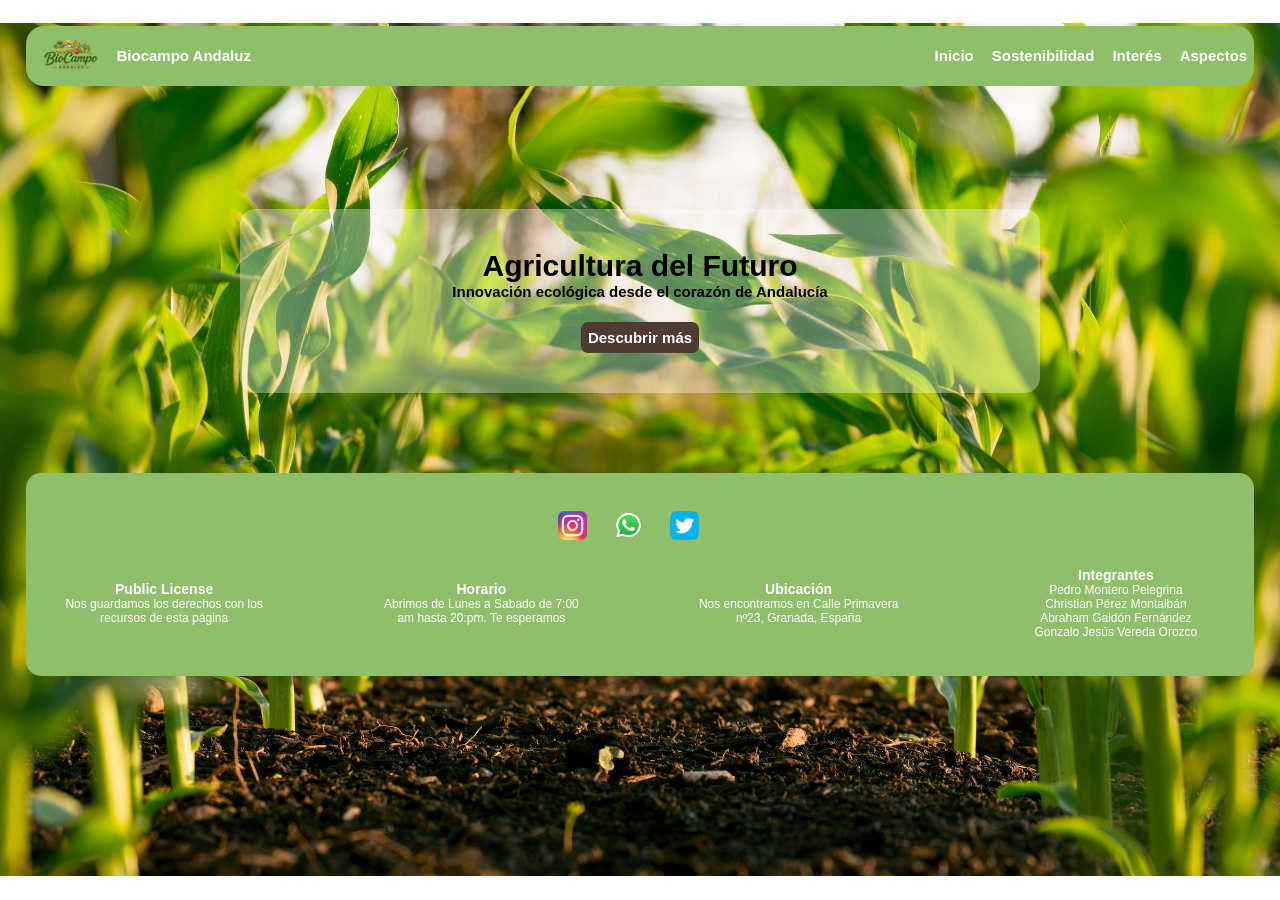
<file: index.html>
<!DOCTYPE html>
<html lang="en">

<head>
    <meta charset="UTF-8">
    <meta name="viewport" content="width=device-width, initial-scale=1.0">
    <title>Document</title>
    <link rel="icon" href="Recursos_Inicio/Logo_empresa.png">
    <link rel="stylesheet" href="Recursos_Inicio/style.css">
</head>

<body>
    <header id="Inicio">
        <nav>
            <div class="logo">
                <img src="Recursos_Inicio/Logo_empresa.png" alt="logo">
                <p>Biocampo Andaluz</p>
            </div>

            <ul class="menu">
                <li><a href="#Inicio">Inicio</a></li>
                <li><a href="sostenibilidad.html">Sostenibilidad</a></li>
                <li><a href="intereses.html">Interés</a></li>
                <li><a href="aspectos.html">Aspectos</a></li>
            </ul>
        </nav>

        <div class="container">
            <div class="Call-action">
                <h1>Agricultura del Futuro</h1>
                <p>Innovación ecológica desde el corazón de Andalucía</p>
                <div class="button-container">
                    <button><a href="intereses.html">Descubrir más</a></button>
                </div>
            </div>
        </div>
        </div>
    </header>
    <footer>
        <div class="footer-container">
            <div class="redes-sociales">
                <img src="Recursos_Inicio/Instagram.png" alt="logo_ig">
                <img src="Recursos_Inicio/WhatsApp_icon.png" alt="logo_wh">
                <img src="Recursos_Inicio/twiter.png" alt="tw_logo">
            </div>
            <div class="footer-items">
                <div class="item">
                    <h3>Public License</h3>
                    <p>Nos guardamos los derechos con los recursos de esta página</p>
                </div>

                <div class="item">
                    <h3>Horario</h3>
                    <p>Abrimos de Lunes a Sabado de 7:00 am hasta 20:pm. Te esperamos</p>
                </div>

                <div class="item">
                    <h3>Ubicación</h3>
                    <p>Nos encontramos en Calle Primavera nº23, Granada, España</p>
                </div>

                <div class="item">
                    <h3>Integrantes</h3>
                    <ul>
                        <li>Pedro Montero Pelegrina</li>
                        <li>Christian Pérez Montalbán</li>
                        <li>Abraham Galdón Fernández</li>
                        <li>Gonzalo Jesús Vereda Orozco</li>
                    </ul>
                </div>
            </div>
        </div>

    </footer>
</body>

</html>
</file>
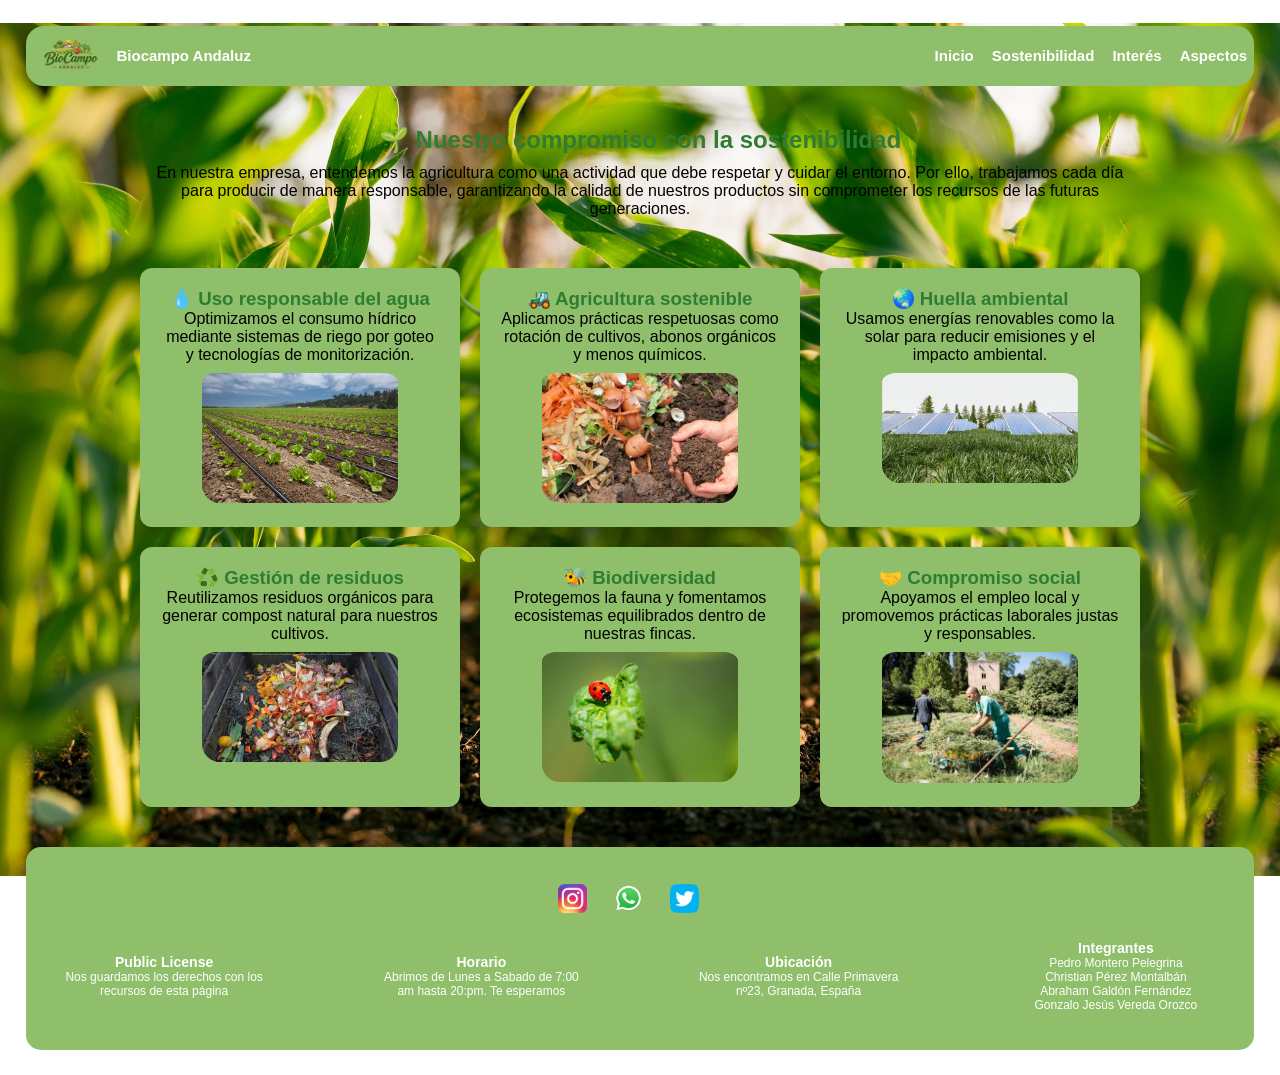
<file: sostenibilidad.html>
<!DOCTYPE html>
<html lang="en">

<head>
    <meta charset="UTF-8">
    <meta name="viewport" content="width=device-width, initial-scale=1.0">
    <title>Document</title>
    <link rel="icon" href="Recursos_sostenibilidad/Logo_empresa.png">
    <link rel="stylesheet" href="Recursos_sostenibilidad/stylesostenibilidad.css">
</head>

<body>
    <header id="Inicio">
        <nav>
            <div class="logo">
                <img src="Recursos_Inicio/Logo_empresa.png" alt="logo">
                <p>Biocampo Andaluz</p>
            </div>

            <ul class="menu">
                <li><a href="#Inicio">Inicio</a></li>
                <li><a href="sostenibilidad.html">Sostenibilidad</a></li>
                <li><a href="intereses.html">Interés</a></li>
                <li><a href="aspectos.html">Aspectos</a></li>
            </ul>
        </nav>
    </header>

    <div class="contenido">

        <div class="compromiso">
            <h2>🌱 Nuestro compromiso con la sostenibilidad</h2>
            <p>
                En nuestra empresa, entendemos la agricultura como una actividad que debe respetar y cuidar el entorno.
                Por ello, trabajamos cada día para producir de manera responsable, garantizando la calidad de nuestros
                productos sin comprometer los recursos de las futuras generaciones.
            </p>
        </div>

        <div class="grid">

            <div class="bloque">
                <h3>💧 Uso responsable del agua</h3>
                <p>Optimizamos el consumo hídrico mediante sistemas de riego por goteo y tecnologías de monitorización.
                </p>
                <img src="Recursos_sostenibilidad/goteo.jpg" alt="Cargando...">
            </div>

            <div class="bloque">
                <h3>🚜 Agricultura sostenible</h3>
                <p>Aplicamos prácticas respetuosas como rotación de cultivos, abonos orgánicos y menos químicos.</p>
                <img src="Recursos_sostenibilidad/Abonosorganicos.jpg" alt="Cargando...">
            </div>

            <div class="bloque">
                <h3>🌏 Huella ambiental</h3>
                <p>Usamos energías renovables como la solar para reducir emisiones y el impacto ambiental.</p>
                <img src="Recursos_sostenibilidad/placasbuena.jpg" alt="Cargando...">
            </div>

            <div class="bloque">
                <h3>♻️ Gestión de residuos</h3>
                <p>Reutilizamos residuos orgánicos para generar compost natural para nuestros cultivos.</p>
                <img src="Recursos_sostenibilidad/residuos.jpg" alt="Cargando...">
            </div>

            <div class="bloque">
                <h3>🐝 Biodiversidad</h3>
                <p>Protegemos la fauna y fomentamos ecosistemas equilibrados dentro de nuestras fincas.</p>
                <img src="Recursos_sostenibilidad/biodiversidad.jpg" alt="">
            </div>

            <div class="bloque">
                <h3>🤝 Compromiso social</h3>
                <p>Apoyamos el empleo local y promovemos prácticas laborales justas y responsables.</p>
                <img src="Recursos_sostenibilidad/empleolocal.jpg" alt="">
            </div>

        </div>

    </div>
    <footer>
        <div class="footer-container">
            <div class="redes-sociales">
                <img src="Recursos_Inicio/Instagram.png" alt="logo_ig">
                <img src="Recursos_Inicio/WhatsApp_icon.png" alt="logo_wh">
                <img src="Recursos_Inicio/twiter.png" alt="tw_logo">
            </div>
            <div class="footer-items">
                <div class="item">
                    <h3>Public License</h3>
                    <p>Nos guardamos los derechos con los recursos de esta página</p>
                </div>

                <div class="item">
                    <h3>Horario</h3>
                    <p>Abrimos de Lunes a Sabado de 7:00 am hasta 20:pm. Te esperamos</p>
                </div>

                <div class="item">
                    <h3>Ubicación</h3>
                    <p>Nos encontramos en Calle Primavera nº23, Granada, España</p>
                </div>

                <div class="item">
                    <h3>Integrantes</h3>
                    <ul>
                        <li>Pedro Montero Pelegrina</li>
                        <li>Christian Pérez Montalbán</li>
                        <li>Abraham Galdón Fernández</li>
                        <li>Gonzalo Jesús Vereda Orozco</li>
                    </ul>
                </div>
            </div>
        </div>

    </footer>



</body>

</html>
</file>
<file: Recursos_Inicio/style.css>
* {
    margin: 0;
    padding: 0;
    font-family: "Segoe UI", Roboto, sans-serif;
}


header {
    padding-top: 2%;
    padding-left: 2%;
    padding-right: 2%;
}

header nav {
    background-color: #8FBF6A;
    display: flex;
    justify-content: space-between;
    border-radius: 18px;
}

header nav .logo {
    display: flex;
    align-items: center;
    color: white;
    font-weight: bold;
    font-size: 15px;
}

header nav .logo img {
    width: 10%;
}

header nav .menu {
    display: flex;
    align-items: center;
    gap: 7%;
    list-style-type: none;
    padding-right: 5%;
}

header nav .menu a {
    color: white;
    text-decoration: none;
    font-weight: bold;
    font-size: 15px;
}

header nav .menu li {
    transition: 0.5s;
}

header nav .menu li:hover {
    transform: scale(1.1);
}

body {
    background-image: url(fondo.jpg);
    background-position: center;
    background-repeat: no-repeat;
    background-attachment: fixed;
    background-size: 100%;
}

header .container {
    padding-top: 10%;
    max-width: 800px;
    margin: 0 auto;
    transition: 0.5s;
    margin-bottom: 80px;
}

header .container:hover {
    transform: translateY(-10px);
}

header .container .Call-action {
    border-radius: 15px;
    background-color: rgba(255, 255, 255, 0.349);
    padding: 5%;
    text-align: center;
    color: black;
    font-weight: bold;
    font-size: 15px;
}

header .container .Call-action .button-container {
    padding-top: 3%;
}

header .container .Call-action .button-container button {
    background-color: #4e3b31;
    font-weight: bold;
    font-size: 15px;
    border-radius: 7px;
    padding: 1%;
    border: none;
    cursor: pointer;
}

header .container .Call-action .button-container button a{
    color: white;
    text-decoration: none;
}


footer {
    padding-left: 2%;
    padding-right: 2%;
    padding-bottom: 2%;
}

footer .footer-container{
    background-color: #8FBF6A;
    padding: 3.06%;
    border-radius: 15px;
}

footer .footer-container .redes-sociales {
    text-align: center;
    padding-bottom: 2%;
}

footer .footer-container .redes-sociales img {
    width: 2.5%;
    padding-right: 2%;
    transition: 0.5s;
}

footer .footer-container .redes-sociales img:hover {
    transform: scale(1.2);
}

footer .footer-container .footer-items {
    display: flex;
    gap: 10%;
    text-align: center;
    align-items: center;
}

footer .footer-container .footer-items .item {
    color: white;
    font-size: 12px;
    width: 20%;

}

footer .footer-container .footer-items .item ul li {
    list-style-type: none;
}
</file>
<file: Recursos_sostenibilidad/stylesostenibilidad.css>
* {
    margin: 0;
    padding: 0;
    font-family: "Segoe UI", Roboto, sans-serif;
}


header {
    padding-top: 2%;
    padding-left: 2%;
    padding-right: 2%;
}

header nav {
    background-color: #8FBF6A;
    display: flex;
    justify-content: space-between;
    border-radius: 18px;
}

header nav .logo {
    display: flex;
    align-items: center;
    color: white;
    font-weight: bold;
    font-size: 15px;
}

header nav .logo img {
    width: 10%;
}

header nav .menu {
    display: flex;
    align-items: center;
    gap: 7%;
    list-style-type: none;
    padding-right: 5%;
}

header nav .menu a {
    color: white;
    text-decoration: none;
    font-weight: bold;
    font-size: 15px;
}

header nav .menu li {
    transition: 0.5s;
}

header nav .menu li:hover {
    transform: scale(1.1);
}

body {
    background-image: url(fondo.jpg);
    background-position: center;
    background-repeat: no-repeat;
    background-attachment: fixed;
    background-size: 100%;
}

.contenido {
    max-width: 1000px;
    margin: auto;
    padding: 40px 20px;
}

.compromiso {
    text-align: center;
    margin-bottom: 40px;
}

.compromiso h2 {
    color: #2e7d32;
}

.compromiso p {
    padding-bottom: 1%;
    padding-top: 1%;
    color: black;
}

.grid {
    display: grid;
    grid-template-columns: repeat(auto-fit, minmax(250px, 1fr));
    gap: 20px;
}

.bloque {
    background: #8fbf6a;
    border-radius: 12px;
    padding: 20px;
    box-shadow: 0 4px 10px rgba(0,0,0,0.08);
    text-align: center;
}

.bloque h3 {
    color: #2e7d32;
}

.bloque img{
    width: 70%;
    padding-top: 3%;
    border-radius: 18px;
}

.bloque:hover {
    transform: translateY(-5px);
    transition: 0.3s;
}

footer {
    padding-left: 2%;
    padding-right: 2%;
    padding-bottom: 2%;
}

footer .footer-container{
    background-color: #8FBF6A;
    padding: 3.06%;
    border-radius: 15px;
}

footer .footer-container .redes-sociales {
    text-align: center;
    padding-bottom: 2%;
}

footer .footer-container .redes-sociales img {
    width: 2.5%;
    padding-right: 2%;
    transition: 0.5s;
}

footer .footer-container .redes-sociales img:hover {
    transform: scale(1.2);
}

footer .footer-container .footer-items {
    display: flex;
    gap: 10%;
    text-align: center;
    align-items: center;
}

footer .footer-container .footer-items .item {
    color: white;
    font-size: 12px;
    width: 20%;

}

footer .footer-container .footer-items .item ul li {
    list-style-type: none;
}
</file>
